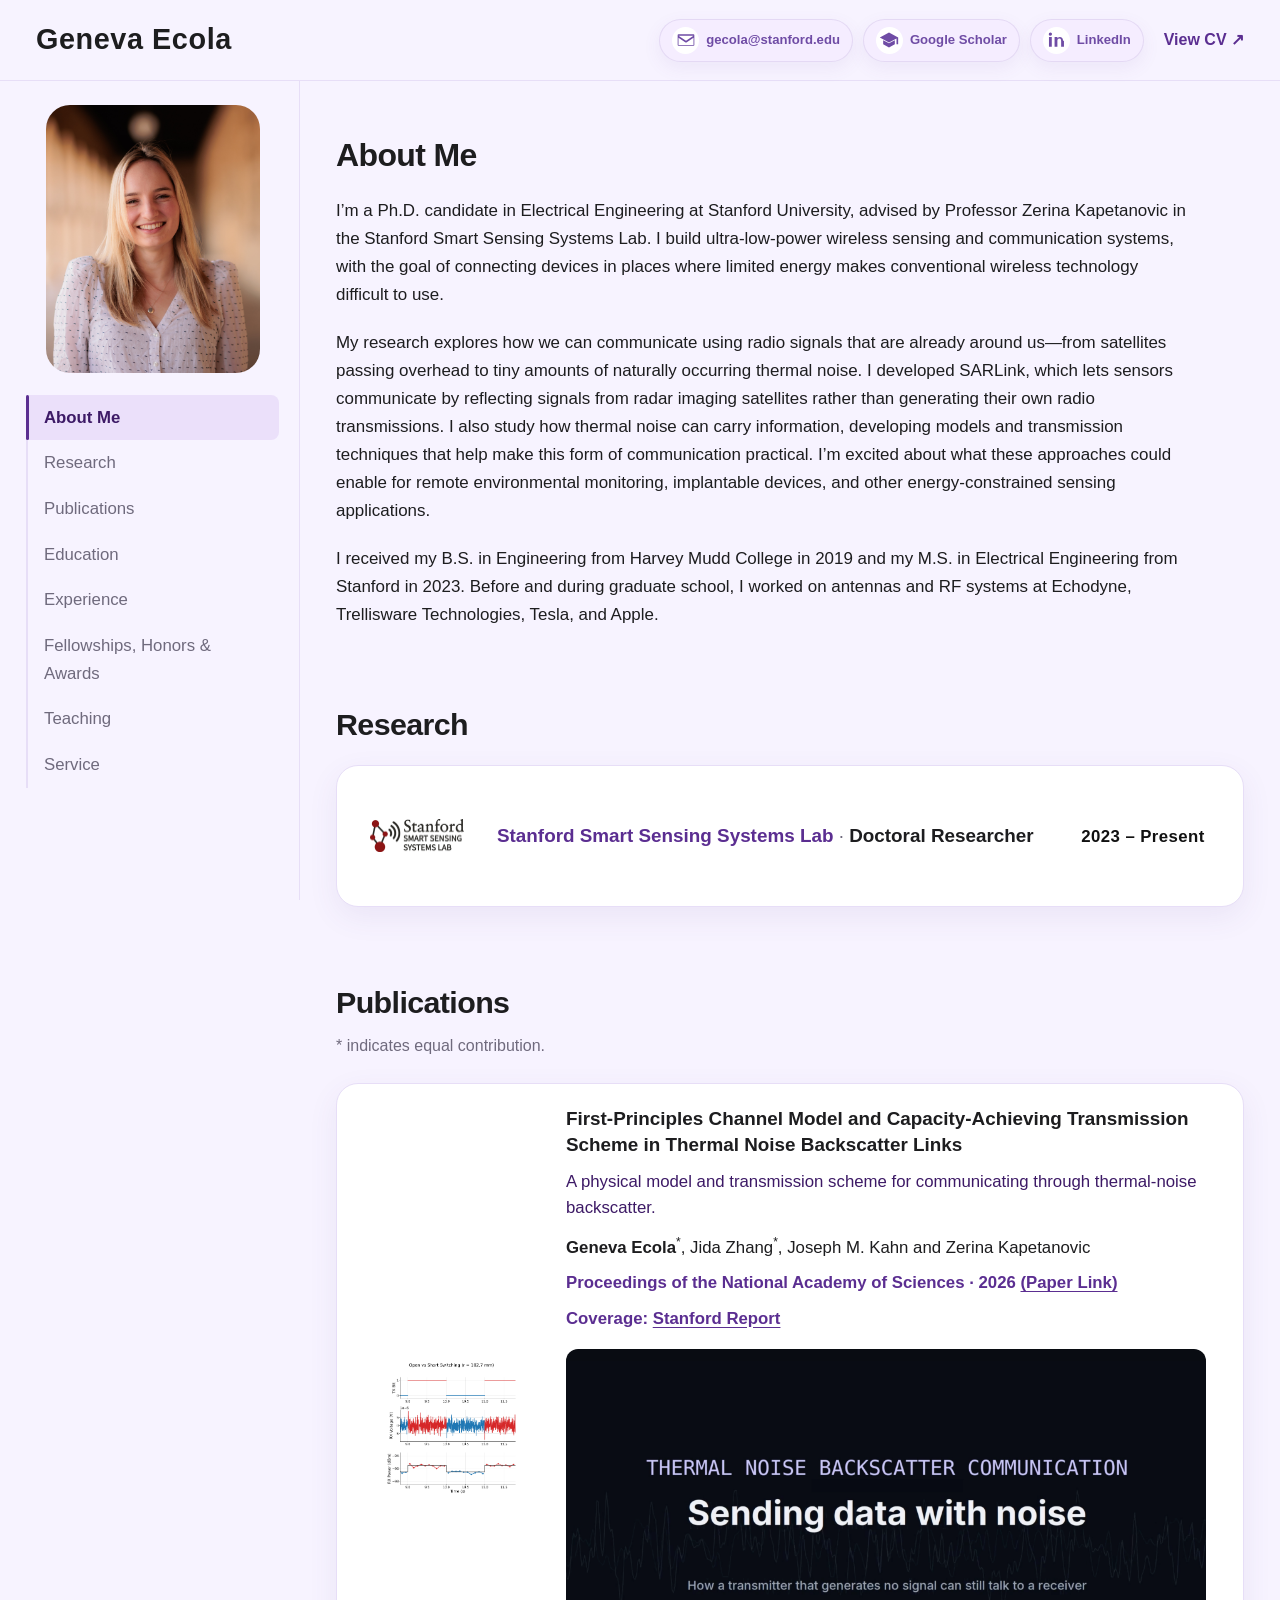
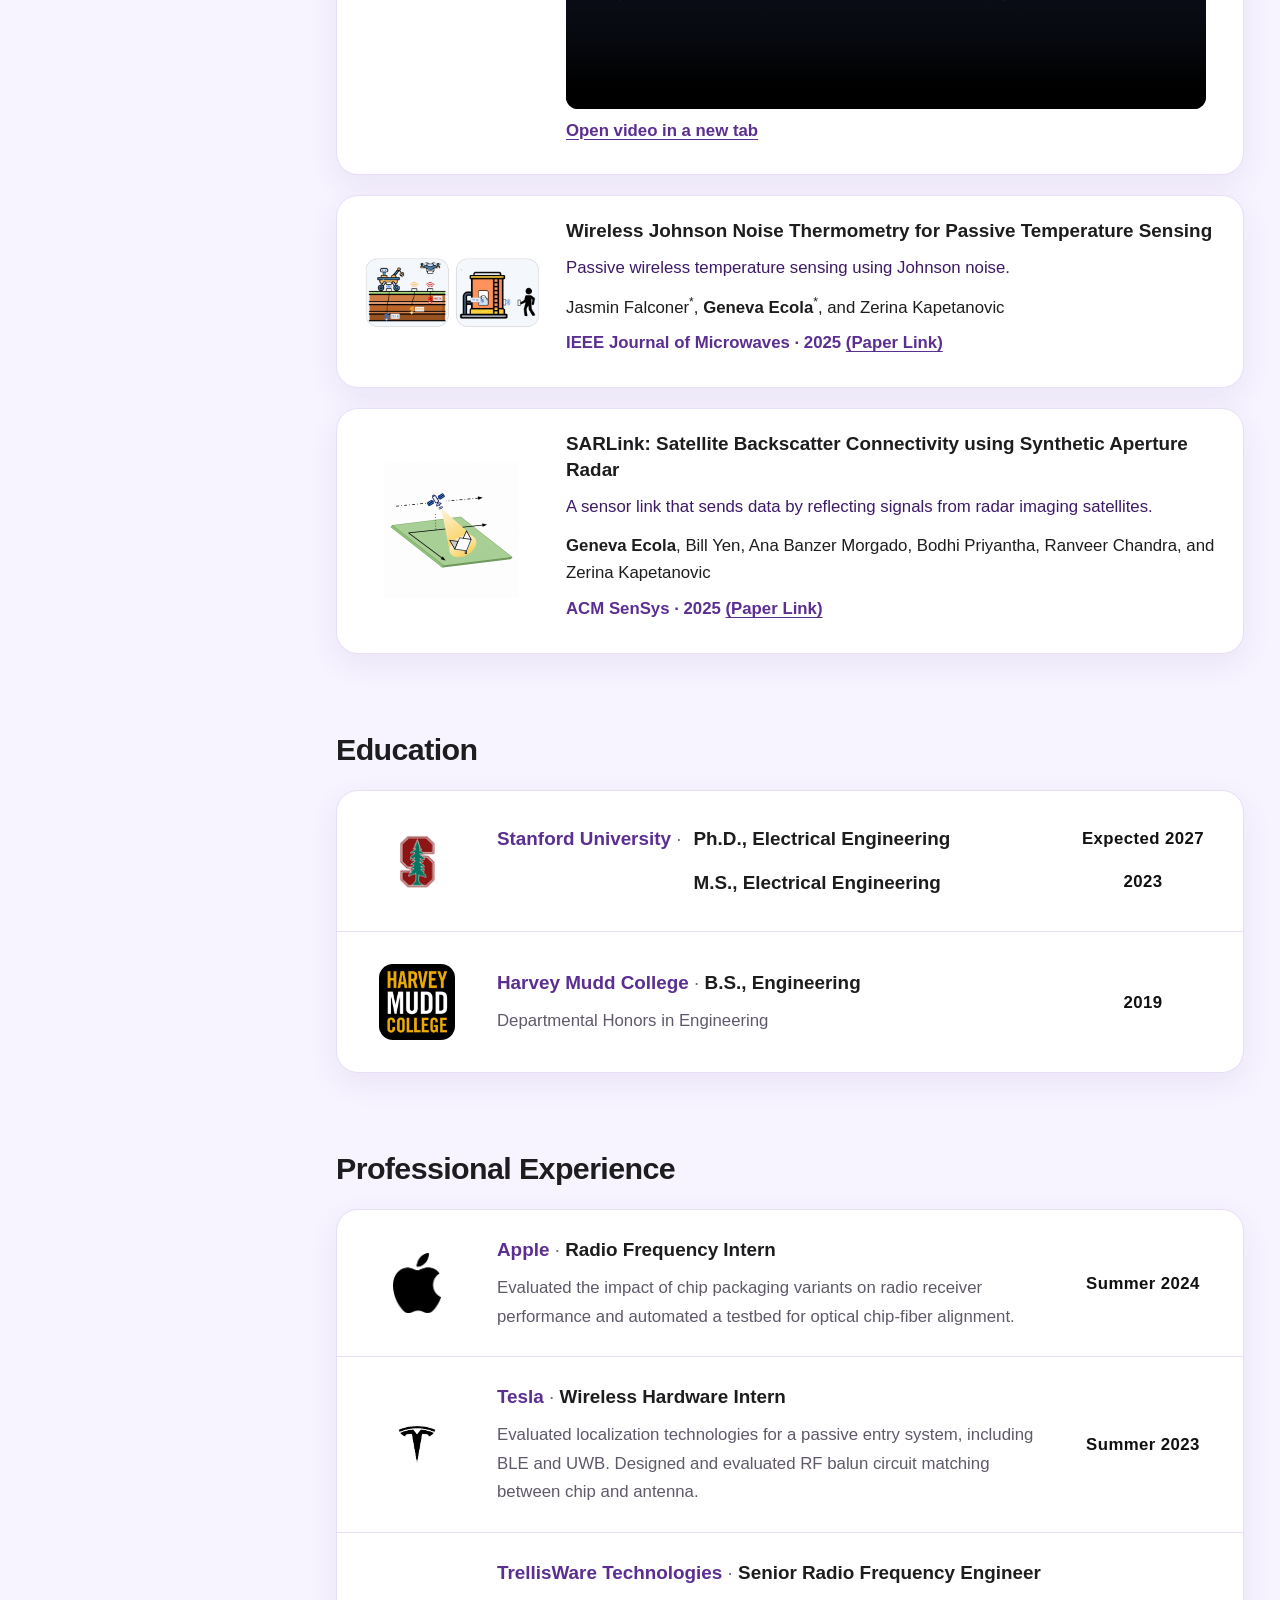
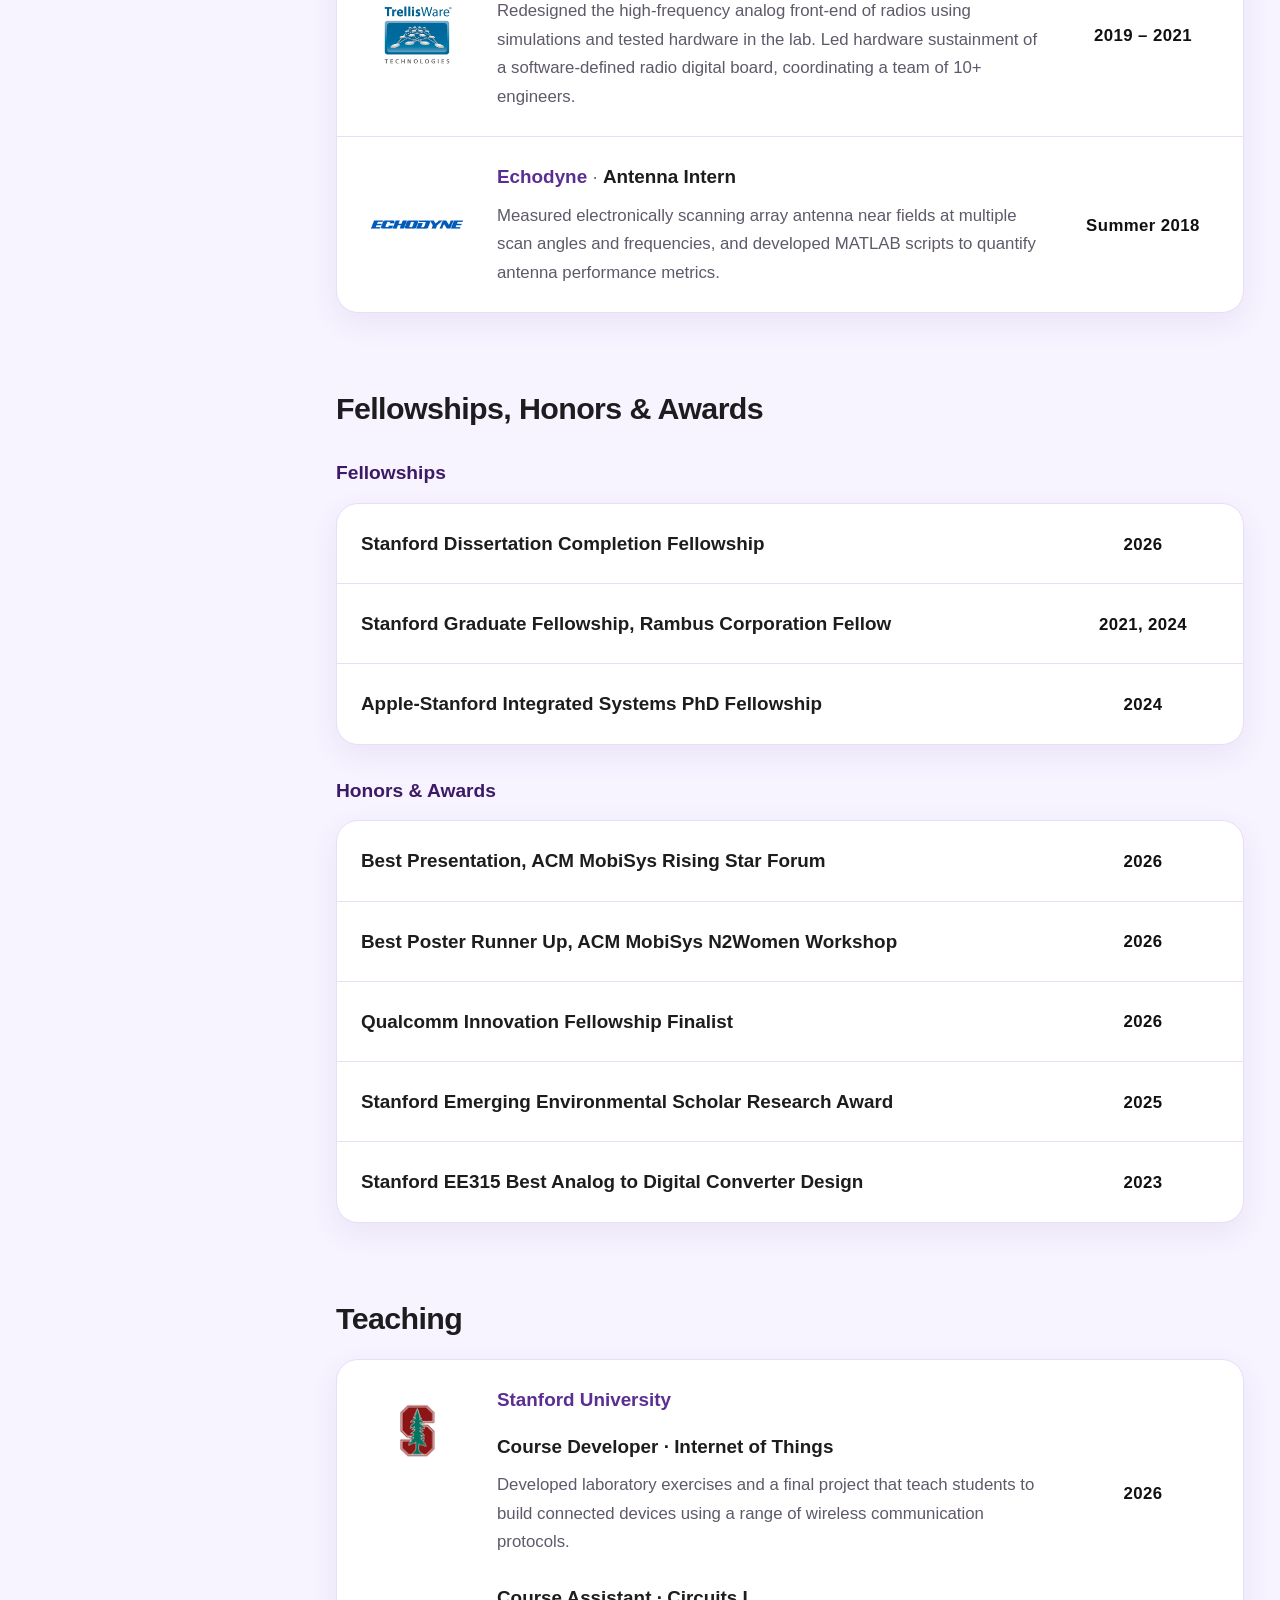
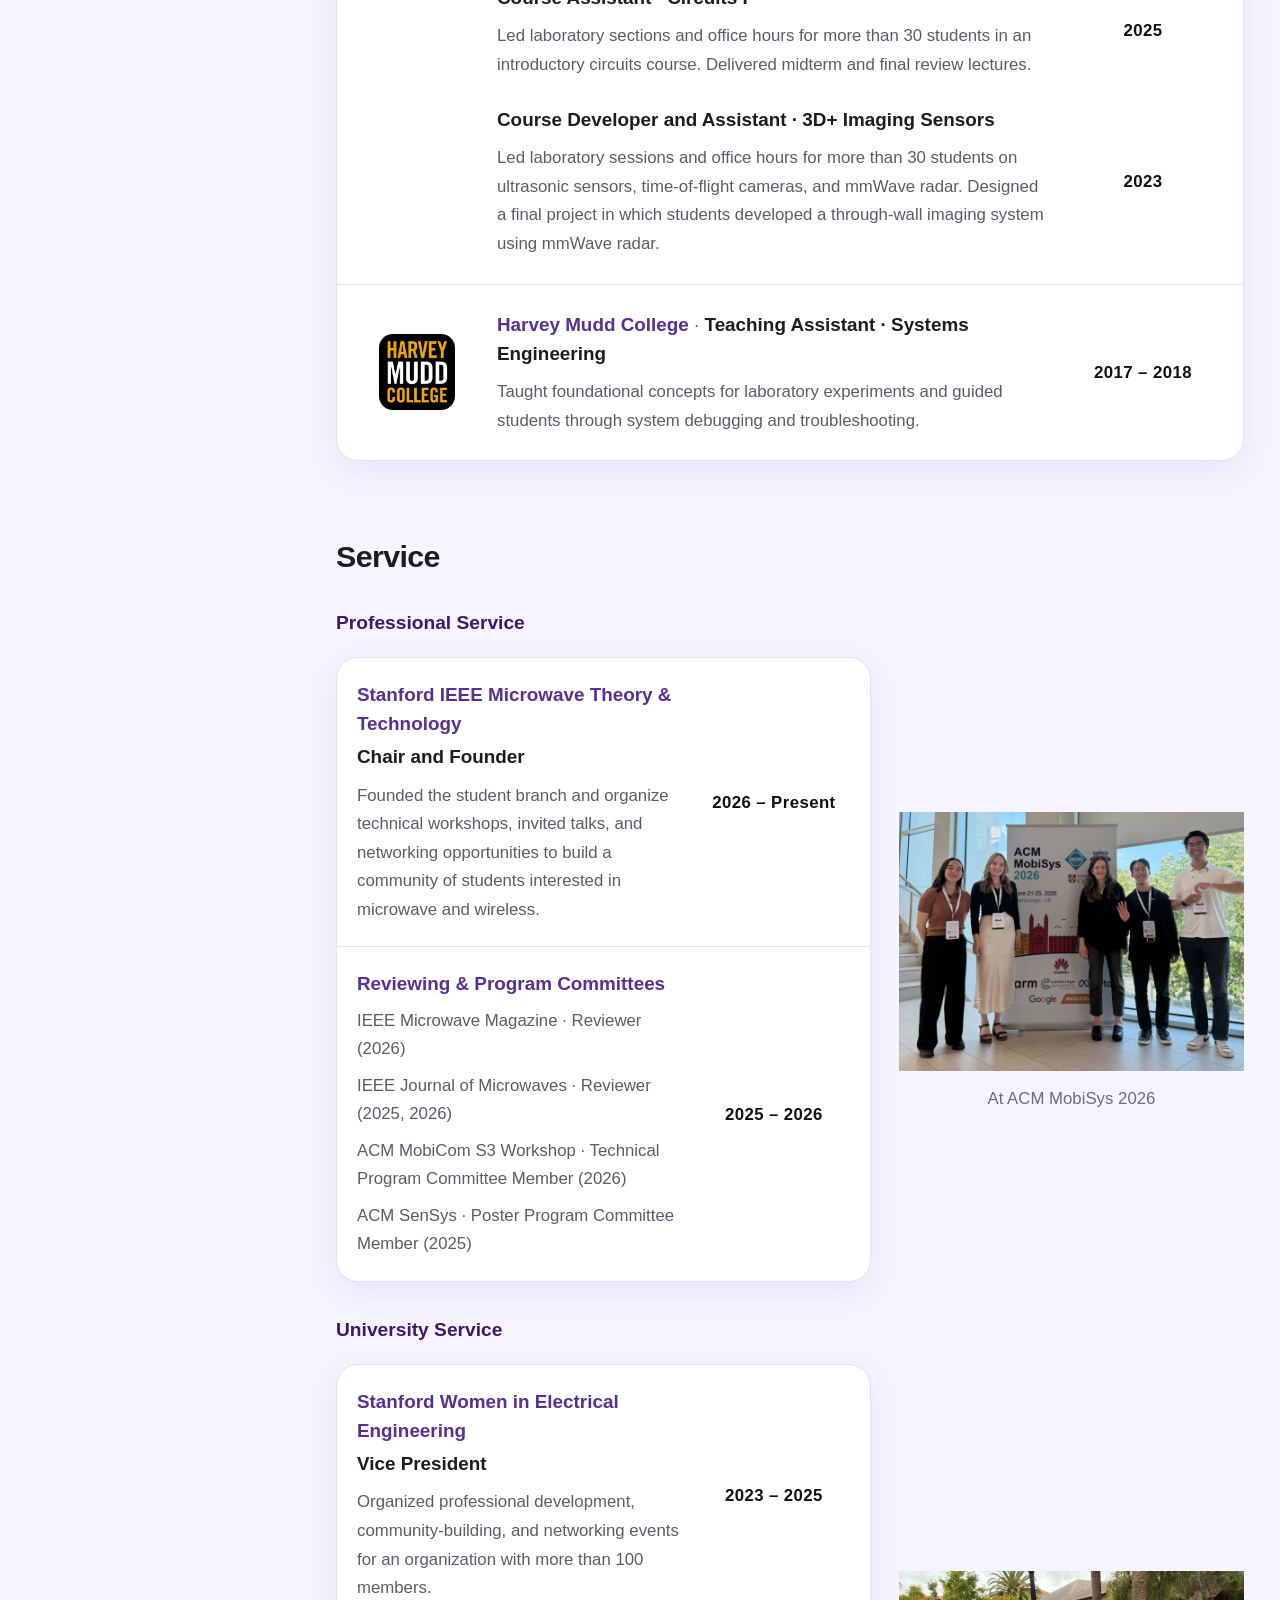
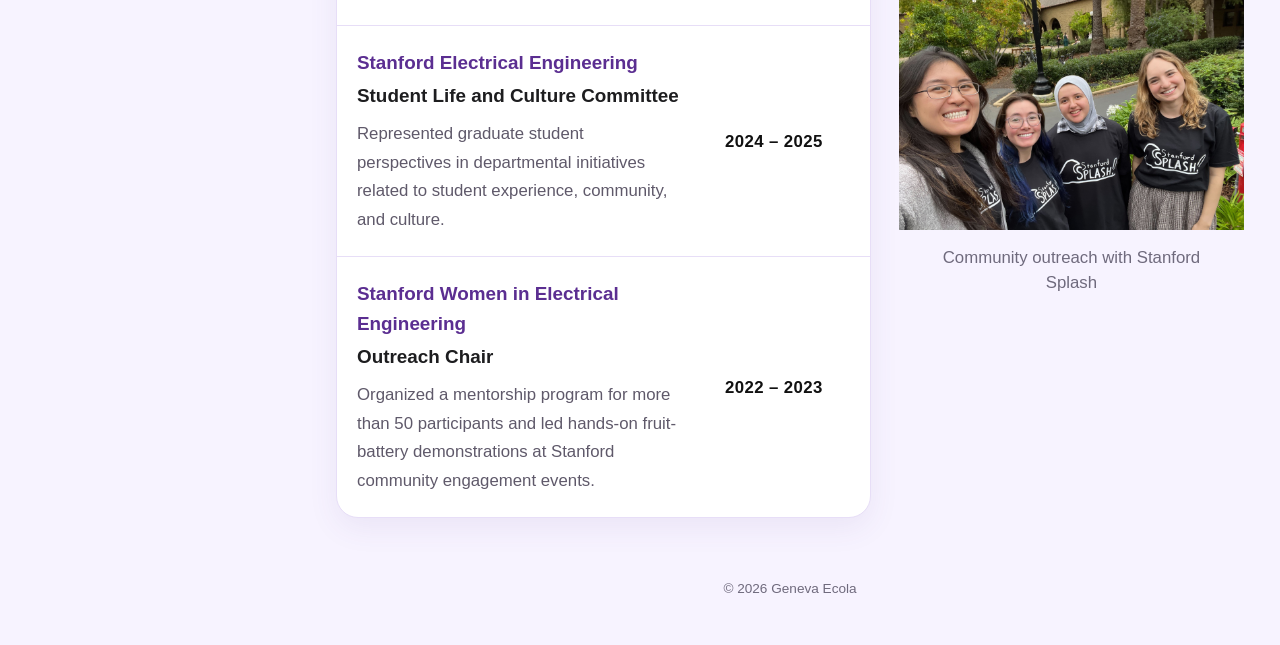
<file: index.html>
<!DOCTYPE html>
<html lang="en">
<head>
  <meta charset="UTF-8">
  <meta name="viewport" content="width=device-width, initial-scale=1.0">
  <title>Geneva Ecola | Electrical Engineering &amp; Wireless Sensing</title>
  <meta name="description" content="Geneva Ecola, Stanford Electrical Engineering PhD candidate researching ultra-low-power wireless communication and smart sensing systems. Research, publications, and CV.">
  <script src="script.js?v=local-assets-fix-1" defer></script>
  <link rel="stylesheet" href="style.css?v=local-assets-fix-1">
  <link rel="icon" type="image/svg+xml" href="favicon.svg?v=chirp-1">
</head>
<body>
<a class="skip-link" href="#main">Skip to content</a>
<header class="site-header"><div class="container nav"><a class="brand" href="#about">Geneva Ecola</a><div class="header-actions"><nav id="contact" class="header-contact" aria-label="Contact links">

      <a class="social-button" href="mailto:gecola@stanford.edu">
        <span class="icon-wrap">
          <!-- email icon -->
          <svg class="social-icon" aria-hidden="true" viewBox="0 0 24 24">
            <path d="M3 5h18a1 1 0 0 1 1 1v12a1 1 0 0 1-1 1H3a1 1 0 0 1-1-1V6a1 1 0 0 1 1-1zm0 2v.01L12 13l9-5.99V7H3zm18 11V9.24l-8.46 5.64a1 1 0 0 1-1.08 0L3 9.24V18h18z"></path>
          </svg>
        </span>
        gecola@stanford.edu
      </a>
      
      <a class="social-button" href="https://scholar.google.com/citations?user=upxh27QAAAAJ&amp;hl=en" target="_blank" rel="noopener noreferrer">
        <span class="icon-wrap">
          <!-- scholar icon -->
          <svg class="social-icon" aria-hidden="true" viewBox="0 0 24 24">
            <path d="M12 3 1 9l11 6 9-4.91V17h2V9L12 3zm0 13L5 12.18V17l7 4 7-4v-4.82L12 16z"></path>
          </svg>
        </span>
        Google Scholar
      </a>

      <a class="social-button" href="https://www.linkedin.com/in/geneva-ecola/" target="_blank" rel="noopener noreferrer">
        <span class="icon-wrap">
          <!-- linkedin icon -->
          <svg class="social-icon" aria-hidden="true" viewBox="0 0 24 24">
            <path d="M6.94 8.5H3.56V20h3.38V8.5zM5.25 3A1.97 1.97 0 1 0 5.3 6.94 1.97 1.97 0 0 0 5.25 3zM20.44 13.01c0-3.06-1.63-4.48-3.8-4.48-1.75 0-2.53.96-2.97 1.63V8.5h-3.38V20h3.38v-6.4c0-1.69.32-3.32 2.41-3.32 2.06 0 2.09 1.93 2.09 3.43V20h3.38v-6.99z"></path>
          </svg>
        </span>
        LinkedIn
      </a>
</nav><a class="header-cv" href="GenevaEcolaCV.pdf" target="_blank" rel="noopener noreferrer">View CV <span aria-hidden="true">↗</span></a></div></div></header>
<aside class="section-sidebar"><div class="sidebar-portrait">
        <img src="images/headshot.jpg" alt="Geneva Ecola" width="600" height="700">
      </div><nav class="section-nav" aria-label="Page sections"><div class="section-links"><a href="#about" class="active" aria-current="location">About Me</a><a href="#research">Research</a><a href="#publications">Publications</a><a href="#education">Education</a><a href="#experience">Experience</a><a href="#awards">Fellowships, Honors &amp; Awards</a><a href="#teaching">Teaching</a><a href="#service">Service</a></div></nav></aside>
<!-- Google tag (gtag.js) -->
<script async src="https://www.googletagmanager.com/gtag/js?id=G-DEY8MKTT2V"></script>
<script>
  window.dataLayer = window.dataLayer || [];
  function gtag(){dataLayer.push(arguments);}
  gtag('js', new Date());
  gtag('config', 'G-DEY8MKTT2V');
</script>

<div class="page-content"><main id="main" tabindex="-1">  <section id="about" class="hero" aria-labelledby="about-title">
  <div class="container">
    <h1 id="about-title">About Me</h1>
    <div class="about-copy">
      <p>I’m a Ph.D. candidate in Electrical Engineering at Stanford University, advised by Professor Zerina Kapetanovic in the Stanford Smart Sensing Systems Lab. I build ultra-low-power wireless sensing and communication systems, with the goal of connecting devices in places where limited energy makes conventional wireless technology difficult to use.</p>
      <p>My research explores how we can communicate using radio signals that are already around us—from satellites passing overhead to tiny amounts of naturally occurring thermal noise. I developed SARLink, which lets sensors communicate by reflecting signals from radar imaging satellites rather than generating their own radio transmissions. I also study how thermal noise can carry information, developing models and transmission techniques that help make this form of communication practical. I’m excited about what these approaches could enable for remote environmental monitoring, implantable devices, and other energy-constrained sensing applications.</p>
      <p>I received my B.S. in Engineering from Harvey Mudd College in 2019 and my M.S. in Electrical Engineering from Stanford in 2023. Before and during graduate school, I worked on antennas and RF systems at Echodyne, Trellisware Technologies, Tesla, and Apple.</p>
    </div>
  </div>
</section>

<section id="research" class="section" aria-labelledby="research-title">
  <div class="container">
    <h2 id="research-title" class="section-title">Research</h2>
    <ul class="cv-list">
      <li class="cv-entry has-mark"><div class="affiliation-mark brand-s4" aria-hidden="true"><span class="mark-fallback">Stanford<br>SMART SENSING<br>SYSTEMS LAB</span><img class="brand-image" alt="" decoding="async" src="images/stanford-s4.png"></div><div class="entry-content"><h3><a class="entry-org" href="https://s4lab.stanford.edu/" target="_blank" rel="noopener noreferrer">Stanford Smart Sensing Systems Lab</a><span class="entry-separator" aria-hidden="true"> · </span><span class="entry-role">Doctoral Researcher</span></h3></div><div class="cv-date">2023 – Present</div></li></ul>
    </div></section>
<section id="publications" class="section" aria-labelledby="publications-title"><div class="container"><h2 id="publications-title" class="section-title">Publications</h2><p class="section-subtitle">* indicates equal contribution.</p><div class="publications-list"><article class="publication-card">
          <div class="publication-image">
            <img loading="lazy" src="images/noise.gif" alt="Thermal Noise">
          </div>
          <div class="publication-content">
            <h3>First-Principles Channel Model and Capacity-Achieving Transmission Scheme in Thermal Noise Backscatter Links</h3>
            <p class="publication-takeaway">A physical model and transmission scheme for communicating through thermal-noise backscatter.</p><p>
              <strong>Geneva Ecola</strong><sup>*</sup>, Jida Zhang<sup>*</sup>, Joseph M. Kahn and Zerina Kapetanovic 
            </p>
            <p class="publication-meta">Proceedings of the National Academy of Sciences · 2026 <a href="https://www.pnas.org/doi/10.1073/pnas.2606732123" target="_blank" rel="noopener noreferrer"><em>(Paper Link)</em></a></p>
          <p class="publication-meta">Coverage: <a href="https://news.stanford.edu/stories/2026/10/thermal-noise-data-no-active-signal" target="_blank" rel="noopener noreferrer">Stanford Report</a></p>
            <video controls playsinline preload="metadata"
                   poster="images/pnas2026-poster.png"
                   width="1920" height="1080"
                   aria-label="Thermal noise backscatter communication demonstration"
                   style="display: block; width: 100%; max-width: 640px; height: auto; aspect-ratio: 16 / 9; object-fit: contain; margin-top: 16px; border-radius: 12px; background: #090c12;">
              <source src="videos/pnas2026.mp4" type="video/mp4">
              Your browser does not support embedded video.
            </video>
            <p class="publication-meta"><a href="videos/pnas2026.mp4" target="_blank" rel="noopener noreferrer">Open video in a new tab</a></p>
          </div>
        </article><article class="publication-card">
          <div class="publication-image">
            <img loading="lazy" src="images/WJNT_image.png" alt="Wireless Johnson Noise Thermometry project image">
          </div>
          <div class="publication-content">
            <h3>Wireless Johnson Noise Thermometry for Passive Temperature Sensing</h3>
            <p class="publication-takeaway">Passive wireless temperature sensing using Johnson noise.</p><p>
              Jasmin Falconer<sup>*</sup>, <strong>Geneva Ecola</strong><sup>*</sup>, and Zerina Kapetanovic 
            </p>
            <p class="publication-meta">IEEE Journal of Microwaves · 2025 <a href="https://ieeexplore.ieee.org/document/11018425" target="_blank" rel="noopener noreferrer"><em>(Paper Link)</em></a></p>
          </div>
        </article><article class="publication-card">
          <div class="publication-image">
            <img loading="lazy" src="images/sarlink.gif" alt="SARLink project image">
          </div>
          <div class="publication-content">
            <h3>SARLink: Satellite Backscatter Connectivity using Synthetic Aperture Radar</h3>
            <p class="publication-takeaway">A sensor link that sends data by reflecting signals from radar imaging satellites.</p><p>
              <strong>Geneva Ecola</strong>, Bill Yen, Ana Banzer Morgado, Bodhi Priyantha, Ranveer Chandra, and Zerina Kapetanovic
            </p>
            <p class="publication-meta">
              ACM SenSys · 2025
              <a href="https://dl.acm.org/doi/10.1145/3715014.3722061" target="_blank" rel="noopener noreferrer"><em>(Paper Link)</em></a>
            </p>
          </div>
        </article></div></div></section>
<section id="education" class="section" aria-labelledby="education-title"><div class="container"><h2 id="education-title" class="section-title">Education</h2><ul class="cv-list"><li class="cv-entry has-mark education-combined"><div class="affiliation-mark brand-stanford" aria-hidden="true"><span class="mark-fallback">Stanford<br>University</span><img class="brand-image" alt="" decoding="async" src="images/stanford.png"></div><div class="entry-content degree-table"><div class="degree-row"><h3><span class="entry-org">Stanford University</span><span class="entry-role">Ph.D., Electrical Engineering</span></h3><div class="cv-date">Expected 2027</div></div><div class="degree-row"><h3><span class="entry-role">M.S., Electrical Engineering</span></h3><div class="cv-date">2023</div></div></div></li><li class="cv-entry has-mark"><div class="affiliation-mark brand-hmc" aria-hidden="true"><span class="mark-fallback">HARVEY MUDD<br>COLLEGE</span><img class="brand-image" alt="" decoding="async" src="images/harvey-mudd.webp"></div><div class="entry-content"><h3><span class="entry-org">Harvey Mudd College</span><span class="entry-separator" aria-hidden="true"> · </span><span class="entry-role">B.S., Engineering</span></h3><p>Departmental Honors in Engineering</p></div><div class="cv-date">2019</div></li></ul></div></section>
<section id="experience" class="section" aria-labelledby="experience-title"><div class="container"><h2 id="experience-title" class="section-title">Professional Experience</h2><ul class="cv-list"><li class="cv-entry has-mark"><div class="affiliation-mark brand-apple" aria-hidden="true"><span class="mark-fallback">Apple</span><img class="brand-image" alt="" decoding="async" src="images/apple.png"></div><div class="entry-content"><h3><span class="entry-org">Apple</span><span class="entry-separator" aria-hidden="true"> · </span><span class="entry-role">Radio Frequency Intern</span></h3><p>Evaluated the impact of chip packaging variants on radio receiver performance and automated a testbed for optical chip-fiber alignment.</p></div><div class="cv-date">Summer 2024</div></li><li class="cv-entry has-mark"><div class="affiliation-mark brand-tesla" aria-hidden="true"><span class="mark-fallback">TESLA</span><img class="brand-image" alt="" decoding="async" src="images/tesla.png"></div><div class="entry-content"><h3><span class="entry-org">Tesla</span><span class="entry-separator" aria-hidden="true"> · </span><span class="entry-role">Wireless Hardware Intern</span></h3><p>Evaluated localization technologies for a passive entry system, including BLE and UWB. Designed and evaluated RF balun circuit matching between chip and antenna.</p></div><div class="cv-date">Summer 2023</div></li><li class="cv-entry has-mark"><div class="affiliation-mark brand-trellisware" aria-hidden="true"><span class="mark-fallback">TrellisWare<br>TECHNOLOGIES</span><img class="brand-image" alt="" decoding="async" src="images/trellisware.jpeg"></div><div class="entry-content"><h3><span class="entry-org">TrellisWare Technologies</span><span class="entry-separator" aria-hidden="true"> · </span><span class="entry-role">Senior Radio Frequency Engineer</span></h3><p>Redesigned the high-frequency analog front-end of radios using simulations and tested hardware in the lab. Led hardware sustainment of a software-defined radio digital board, coordinating a team of 10+ engineers.</p></div><div class="cv-date">2019 – 2021</div></li><li class="cv-entry has-mark"><div class="affiliation-mark brand-echodyne" aria-hidden="true"><span class="mark-fallback">ECHODYNE</span><img class="brand-image" alt="" decoding="async" src="images/echodyne.png"></div><div class="entry-content"><h3><span class="entry-org">Echodyne</span><span class="entry-separator" aria-hidden="true"> · </span><span class="entry-role">Antenna Intern</span></h3><p>Measured electronically scanning array antenna near fields at multiple scan angles and frequencies, and developed MATLAB scripts to quantify antenna performance metrics.</p></div><div class="cv-date">Summer 2018</div></li></ul></div></section>
<section id="awards" class="section" aria-labelledby="awards-title"><div class="container"><h2 id="awards-title" class="section-title">Fellowships, Honors &amp; Awards</h2><h3 class="subsection-title">Fellowships</h3><ul class="cv-list"><li class="cv-entry"><div class="entry-content"><h3>Stanford Dissertation Completion Fellowship</h3></div><div class="cv-date">2026</div></li><li class="cv-entry"><div class="entry-content"><h3>Stanford Graduate Fellowship, Rambus Corporation Fellow</h3></div><div class="cv-date">2021, 2024</div></li><li class="cv-entry"><div class="entry-content"><h3>Apple-Stanford Integrated Systems PhD Fellowship</h3></div><div class="cv-date">2024</div></li></ul><h3 class="subsection-title">Honors &amp; Awards</h3><ul class="cv-list"><li class="cv-entry"><div class="entry-content"><h3>Best Presentation, ACM MobiSys Rising Star Forum</h3></div><div class="cv-date">2026</div></li><li class="cv-entry"><div class="entry-content"><h3>Best Poster Runner Up, ACM MobiSys N2Women Workshop</h3></div><div class="cv-date">2026</div></li><li class="cv-entry"><div class="entry-content"><h3>Qualcomm Innovation Fellowship Finalist</h3></div><div class="cv-date">2026</div></li><li class="cv-entry"><div class="entry-content"><h3>Stanford Emerging Environmental Scholar Research Award</h3></div><div class="cv-date">2025</div></li><li class="cv-entry"><div class="entry-content"><h3>Stanford EE315 Best Analog to Digital Converter Design</h3></div><div class="cv-date">2023</div></li></ul></div></section>


<section id="teaching" class="section" aria-labelledby="teaching-title"><div class="container"><h2 id="teaching-title" class="section-title">Teaching</h2><ul class="cv-list"><li class="cv-entry has-mark teaching-group"><div class="affiliation-mark brand-stanford" aria-hidden="true"><span class="mark-fallback">Stanford<br>University</span><img class="brand-image" alt="" decoding="async" src="images/stanford.png"></div><div class="entry-content"><h3><a class="entry-org" href="https://www.stanford.edu/" target="_blank" rel="noopener noreferrer">Stanford University</a></h3><ul class="teaching-roles"><li class="teaching-role"><div class="teaching-role-content"><h4>Course Developer · Internet of Things</h4><p>Developed laboratory exercises and a final project that teach students to build connected devices using a range of wireless communication protocols.</p></div><div class="cv-date">2026</div></li><li class="teaching-role"><div class="teaching-role-content"><h4>Course Assistant · Circuits I</h4><p>Led laboratory sections and office hours for more than 30 students in an introductory circuits course. Delivered midterm and final review lectures.</p></div><div class="cv-date">2025</div></li><li class="teaching-role"><div class="teaching-role-content"><h4>Course Developer and Assistant · 3D+ Imaging Sensors</h4><p>Led laboratory sessions and office hours for more than 30 students on ultrasonic sensors, time-of-flight cameras, and mmWave radar. Designed a final project in which students developed a through-wall imaging system using mmWave radar.</p></div><div class="cv-date">2023</div></li></ul></div></li><li class="cv-entry has-mark"><div class="affiliation-mark brand-hmc" aria-hidden="true"><span class="mark-fallback">HARVEY MUDD<br>COLLEGE</span><img class="brand-image" alt="" decoding="async" src="images/harvey-mudd.webp"></div><div class="entry-content"><h3><a class="entry-org" href="https://www.hmc.edu/" target="_blank" rel="noopener noreferrer">Harvey Mudd College</a><span class="entry-separator" aria-hidden="true"> · </span><span class="entry-role">Teaching Assistant · Systems Engineering</span></h3><p>Taught foundational concepts for laboratory experiments and guided students through system debugging and troubleshooting.</p></div><div class="cv-date">2017 – 2018</div></li></ul></div></section>
<section id="service" class="section" aria-labelledby="service-title"><div class="container"><h2 id="service-title" class="section-title">Service</h2><div class="service-block" role="group" aria-labelledby="professional-service-title"><div class="service-copy"><h3 class="subsection-title" id="professional-service-title">Professional Service</h3><ul class="cv-list"><li class="cv-entry"><div class="entry-content"><h3><span class="entry-org">Stanford IEEE Microwave Theory &amp; Technology</span></h3><p class="service-role">Chair and Founder</p><p>Founded the student branch and organize technical workshops, invited talks, and networking opportunities to build a community of students interested in microwave and wireless.</p></div><div class="cv-date">2026 – Present</div></li><li class="cv-entry"><div class="entry-content"><h3><span class="entry-org">Reviewing &amp; Program Committees</span></h3><p class="reviewer-journal">IEEE Microwave Magazine · Reviewer (2026)</p><p class="reviewer-journal">IEEE Journal of Microwaves · Reviewer (2025, 2026)</p><p class="reviewer-journal">ACM MobiCom S3 Workshop · Technical Program Committee Member (2026)</p><p class="reviewer-journal">ACM SenSys · Poster Program Committee Member (2025)</p></div><div class="cv-date">2025 – 2026</div></li></ul></div><figure class="service-photo mobisys-photo"><a href="images/mobisys-2026-group.png" target="_blank" rel="noopener noreferrer" aria-label="View full group photo at ACM MobiSys 2026"><img src="images/mobisys-2026-group.png" loading="lazy" decoding="async" width="1536" height="2048" alt="Geneva Ecola with fellow attendees beside the ACM MobiSys 2026 banner."></a><figcaption>At ACM MobiSys 2026</figcaption></figure></div><div class="service-block" role="group" aria-labelledby="university-service-title"><div class="service-copy"><h3 class="subsection-title" id="university-service-title">University Service</h3><ul class="cv-list"><li class="cv-entry"><div class="entry-content"><h3><span class="entry-org">Stanford Women in Electrical Engineering</span></h3><p class="service-role">Vice President</p><p>Organized professional development, community-building, and networking events for an organization with more than 100 members.</p></div><div class="cv-date">2023 – 2025</div></li><li class="cv-entry"><div class="entry-content"><h3><span class="entry-org">Stanford Electrical Engineering</span></h3><p class="service-role">Student Life and Culture Committee</p><p>Represented graduate student perspectives in departmental initiatives related to student experience, community, and culture.</p></div><div class="cv-date">2024 – 2025</div></li><li class="cv-entry"><div class="entry-content"><h3><span class="entry-org">Stanford Women in Electrical Engineering</span></h3><p class="service-role">Outreach Chair</p><p>Organized a mentorship program for more than 50 participants and led hands-on fruit-battery demonstrations at Stanford community engagement events.</p></div><div class="cv-date">2022 – 2023</div></li></ul></div><figure class="service-photo"><a href="images/stanford-splash.jpg" target="_blank" rel="noopener noreferrer" aria-label="View full photo: Community outreach with Stanford Splash"><img src="images/stanford-splash.jpg" loading="lazy" decoding="async" width="2048" height="1536" alt="Four Stanford Splash volunteers together on the Stanford campus."></a><figcaption>Community outreach with Stanford Splash</figcaption></figure></div></div></section>
  


</main><footer class="site-footer"><div class="container">© 2026 Geneva Ecola</div></footer></div>
</body></html>
</file>
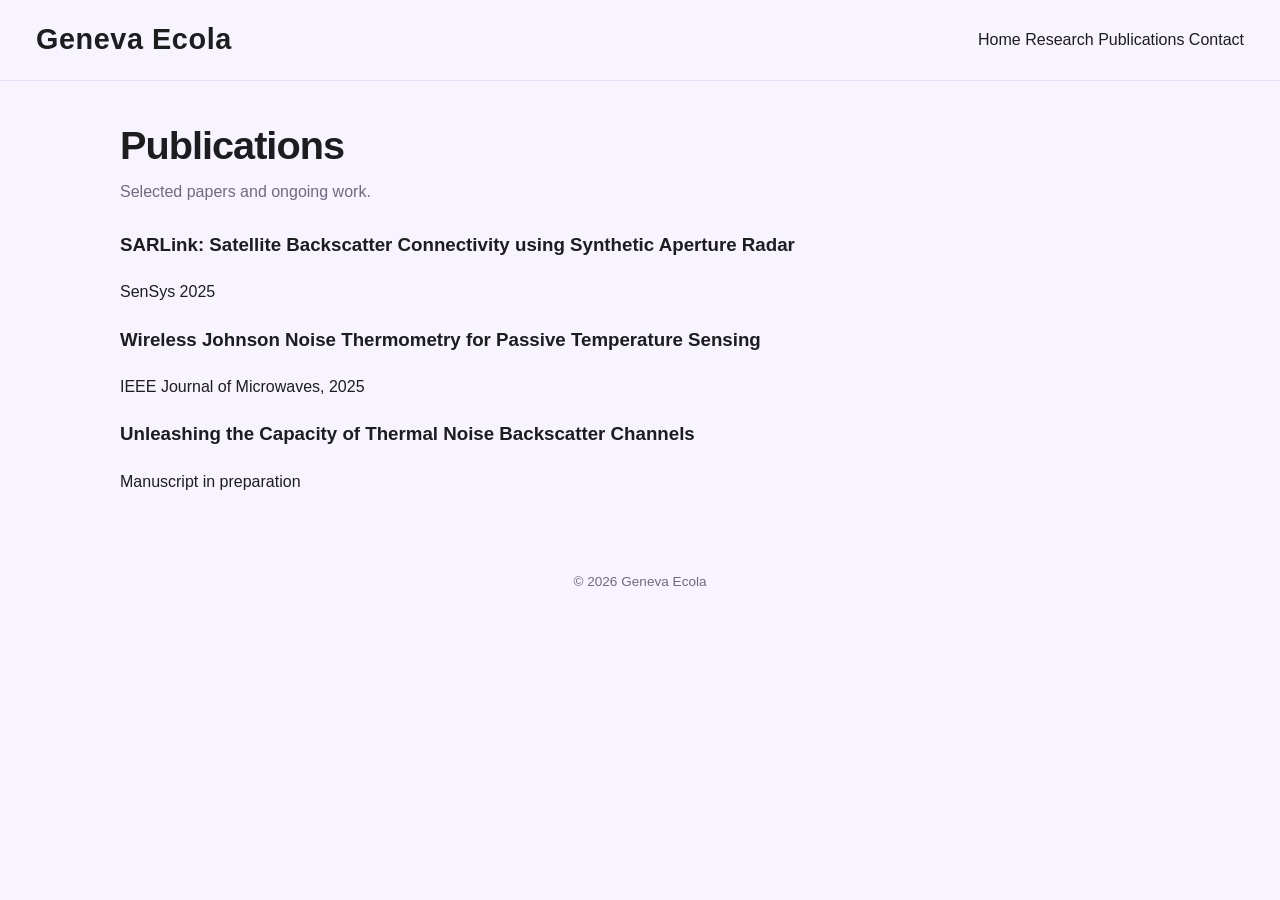
<file: publication.html>
<!DOCTYPE html>
<html lang="en">
<head>
  <meta charset="UTF-8" />
  <meta name="viewport" content="width=device-width, initial-scale=1.0" />
  <title>Publications | Geneva Ecola</title>
  <link rel="stylesheet" href="style.css">
</head>
<body>
  <header class="site-header">
    <div class="container nav">
      <div class="brand">Geneva Ecola</div>
      <nav class="nav-links">
        <a href="index.html">Home</a>
        <a href="research.html">Research</a>
        <a class="active" href="publications.html">Publications</a>
        <a href="contact.html">Contact</a>
      </nav>
    </div>
  </header>

  <main class="section">
    <div class="container">
      <h1>Publications</h1>
      <p class="section-subtitle">
        Selected papers and ongoing work.
      </p>

      <div class="list">
        <div class="list-item">
          <h3>SARLink: Satellite Backscatter Connectivity using Synthetic Aperture Radar</h3>
          <p>SenSys 2025</p>
        </div>

        <div class="list-item">
          <h3>Wireless Johnson Noise Thermometry for Passive Temperature Sensing</h3>
          <p>IEEE Journal of Microwaves, 2025</p>
        </div>

        <div class="list-item">
          <h3>Unleashing the Capacity of Thermal Noise Backscatter Channels</h3>
          <p>Manuscript in preparation</p>
        </div>
      </div>
    </div>
  </main>

  <footer class="site-footer">
    <div class="container">© 2026 Geneva Ecola</div>
  </footer>
</body>
</html>
</file>
<file: style.css>
:root{--bg:#f7f3ff;--surface:#fff;--text:#1d1d1f;--muted:#6f6a7d;--accent:#5b2e91;--accent-dark:#3d1a66;--line:#e7def7;--shadow:0 10px 30px rgba(88,60,140,.08);--header-height:80px;--topbar-height:80px;--sidebar-width:300px;--max-width:1040px}
*{box-sizing:border-box}html{scroll-behavior:smooth;scroll-padding-top:calc(var(--header-height) + 24px)}body{margin:0;font-family:Arial,sans-serif;background:var(--bg);color:var(--text);line-height:1.65}a{color:inherit;text-decoration:none}a:focus-visible{outline:3px solid var(--accent);outline-offset:5px;border-radius:3px}.container{width:min(var(--max-width),calc(100% - 72px));margin:0 auto}.site-header{position:sticky;top:0;z-index:20;background:rgba(247,243,255,.96);backdrop-filter:blur(10px);border-bottom:1px solid var(--line)}.nav{display:flex;align-items:center;justify-content:space-between;gap:24px;min-height:80px;width:calc(100% - 72px);max-width:none}.brand{font-size:1.8rem;font-weight:700;line-height:1.1;letter-spacing:.02em}.header-cv{white-space:nowrap}.header-actions{display:flex;align-items:center;justify-content:center;gap:20px}.header-contact{display:flex;align-items:center;justify-content:center;gap:10px}.header-contact .social-button{width:auto;padding:7px 12px;font-size:.82rem;gap:7px}.header-contact .icon-wrap{width:27px;height:27px}.header-cv,.text-link{color:var(--accent);font-weight:600}.header-cv:hover,.text-link:hover{text-decoration:underline}.section-sidebar{position:fixed;top:var(--topbar-height);bottom:0;left:0;width:var(--sidebar-width);padding:24px 20px 24px 26px;display:flex;flex-direction:column;gap:22px;border-right:1px solid var(--line);overflow:hidden}.section-nav{min-height:0;overflow-y:auto;scrollbar-width:thin}.nav-label{margin:0 0 16px 13px;font-size:.78rem;letter-spacing:.14em;text-transform:uppercase;color:var(--muted);font-weight:700}.section-links{display:flex;flex-direction:column;border-left:2px solid var(--line)}.section-links a{position:relative;padding:9px 11px 9px 16px;font-size:1.05rem;color:var(--muted);border-radius:0 8px 8px 0;transition:background .15s,color .15s}.section-links a:hover{color:var(--accent-dark);background:#eee5fa}.section-links a.active{color:var(--accent-dark);font-weight:700;background:#ebe0fa}.section-links a.active:before{content:"";position:absolute;left:-2px;top:0;bottom:0;width:3px;border-radius:2px;background:var(--accent)}.page-content{margin-left:var(--sidebar-width)}.hero{padding:54px 0 48px}.hero-grid{display:block}h1{font-size:clamp(2rem,3.1vw,3rem);line-height:1.12;margin:14px 0 22px;letter-spacing:-.025em}.lead{font-size:1.04rem;color:var(--muted);max-width:650px}.sidebar-portrait{flex-shrink:0;margin:0 auto;width:100%;max-width:214px;border-radius:24px;overflow:hidden;border:1px solid var(--line);box-shadow:var(--shadow)}.sidebar-portrait img{display:block;width:100%;height:auto;aspect-ratio:4/5;object-fit:cover}.cv-link{font-size:.9rem}.cv-link span{display:inline-block}.section{padding:28px 0 48px}.section-title{font-size:1.9rem;letter-spacing:-.02em;line-height:1.25;margin:0 0 22px}.section-subtitle{color:var(--muted);margin:-10px 0 24px}.subsection-title{font-size:1.05rem;color:var(--accent-dark);margin:30px 0 14px}.cv-list{list-style:none;padding:0;margin:0;background:var(--surface);border:1px solid var(--line);border-radius:22px;box-shadow:var(--shadow);overflow:hidden}.cv-entry{display:grid;grid-template-columns:135px minmax(0,1fr);gap:18px;padding:20px 24px}.cv-entry+.cv-entry{border-top:1px solid var(--line)}.cv-date{font-size:1.08rem;color:var(--accent);font-weight:700;line-height:1.45;text-align:center;align-self:center;overflow-wrap:break-word}.cv-entry h3{font-size:1rem;line-height:1.5;margin:0;font-weight:600}.cv-entry p{font-size:.93rem;margin:6px 0 0;color:var(--muted)}.cv-entry .entry-org{color:var(--accent);font-weight:500;margin:3px 0}.card-grid{display:grid;grid-template-columns:repeat(3,minmax(0,1fr));gap:16px}.card{background:var(--surface);border:1px solid var(--line);border-radius:24px;padding:22px;box-shadow:var(--shadow)}.card h4{margin:0 0 10px;font-size:1.05rem;line-height:1.4}.card p{color:var(--muted);font-size:.94rem;margin:0}.publications-list{display:flex;flex-direction:column;gap:20px}.publication-card{display:flex;gap:22px;align-items:center;background:white;border:1px solid var(--line);border-radius:22px;padding:22px;box-shadow:var(--shadow)}.publication-image{flex:0 0 185px}.publication-image img{width:185px;height:135px;object-fit:contain;border-radius:12px;display:block}.publication-content{min-width:0;flex:1}.publication-content h3{margin:0 0 10px;font-size:1.07rem;line-height:1.4}.publication-content p{font-size:.91rem;margin:8px 0}.publication-meta{font-weight:600;color:var(--accent)}.publication-meta a{display:inline-block;text-decoration:underline;text-underline-offset:3px}.publication-meta em{font-style:normal}.social-button{display:inline-flex;align-items:center;gap:10px;padding:12px 16px;border-radius:999px;font-weight:600;font-size:.9rem;color:#6f4ca5;background:#f5edff;border:1px solid rgba(111,76,165,.12);box-shadow:0 6px 18px rgba(111,76,165,.08);transition:transform .18s,background .18s}.social-button:hover{transform:translateY(-2px);background:#efe2ff}.icon-wrap{width:32px;height:32px;border-radius:50%;background:white;display:inline-flex;align-items:center;justify-content:center;flex-shrink:0}.social-icon{width:20px;height:20px;fill:currentColor}.site-footer{padding:12px 0 44px;color:var(--muted);text-align:center;font-size:.85rem}.skip-link{position:fixed;left:12px;top:-100px;background:var(--accent);color:white;padding:12px;z-index:100}.skip-link:focus{top:12px}sup{font-size:.72em}
@media(min-width:1550px){.section-sidebar{width:calc((100vw - 1300px)/2 + 300px);padding-left:max(30px,calc((100vw - 1300px)/2 + 30px))}.page-content{margin-left:calc((100vw - 1300px)/2 + 300px);margin-right:calc((100vw - 1300px)/2)}}
@media(max-width:1100px){.nav{width:calc(100% - 36px);gap:16px}.brand{font-size:1.55rem}.header-actions{gap:12px}.header-contact{gap:6px}:root{--sidebar-width:260px}.section-sidebar{padding-left:20px;padding-right:12px}.container{width:calc(100% - 48px)}.card-grid{grid-template-columns:1fr}.publication-image{flex-basis:140px}.publication-image img{width:140px;height:120px}.cv-entry{grid-template-columns:110px minmax(0,1fr);gap:12px;padding:18px}}
@media(max-width:760px){:root{--header-height:210px;--topbar-height:136px}.site-header .nav{min-height:68px;width:calc(100% - 28px);padding:14px 0;flex-wrap:wrap;justify-content:center;gap:12px}.header-actions{flex-wrap:wrap;gap:10px}.header-contact{gap:6px;flex-wrap:wrap}.header-contact .social-button{padding:6px 9px;font-size:.73rem;gap:5px}.header-contact .icon-wrap{width:23px;height:23px}.header-contact .social-icon{width:16px;height:16px}.brand{font-size:1.45rem}.header-cv{font-size:.9rem}.section-sidebar{position:sticky;top:var(--topbar-height);bottom:auto;width:100%;padding:8px 0 8px 14px;flex-direction:row;align-items:center;gap:10px;border-right:0;border-bottom:1px solid var(--line);background:rgba(247,243,255,.98);z-index:19;overflow:hidden}.sidebar-portrait{width:60px;max-width:none;margin:0;border-radius:12px}.sidebar-portrait img{aspect-ratio:1;object-position:center 35%}.section-nav{flex:1;min-width:0;overflow:hidden}.nav-label{display:none}.section-links{border-left:0;flex-direction:row;overflow-x:auto;padding:6px 14px 6px 0;gap:6px;scrollbar-width:thin}.section-links a{white-space:nowrap;padding:7px 12px;border-radius:999px;font-size:.92rem;flex-shrink:0}.section-links a.active:before{display:none}.page-content{margin:0}.container{width:calc(100% - 36px)}.hero{padding:32px 0}h1{font-size:2.1rem;max-width:570px}.lead{font-size:1rem}.section{padding:24px 0 32px}.section-title{font-size:1.65rem}.cv-entry{grid-template-columns:1fr;gap:8px;padding:18px}.cv-date{font-size:1.15rem}.publication-card{gap:18px;padding:18px}.publication-image{flex-basis:115px}.publication-image img{width:115px;height:105px}.social-button{font-size:.86rem}}
@media(max-width:480px){.publication-card{flex-direction:column;align-items:stretch}.publication-image{flex-basis:auto}.publication-image img{width:100%;height:160px}.social-button{width:min(100%,320px);justify-content:center}}
@media(prefers-reduced-motion:reduce){html{scroll-behavior:auto}*,*:before,*:after{transition:none!important}}
@media print{.site-header,.section-sidebar,.skip-link{display:none}.page-content{margin:0}.container{width:100%}.cv-list,.card,.publication-card{box-shadow:none}.cv-entry,.publication-card{break-inside:avoid}.hero{padding:0}.section{padding:20px 0}body{background:white;font-size:10pt}a{color:inherit}}

/* Plain introduction with the same scale as other academic sections. */
#about-title{font-size:2rem;line-height:1.25;letter-spacing:-.02em;margin:0 0 22px}.about-copy{max-width:850px;font-size:1.06rem;color:var(--text)}.about-copy p{margin:0 0 20px}.about-copy p:last-child{margin-bottom:0}
@media(max-width:760px){#about-title{font-size:1.75rem}.about-copy{font-size:1rem}}

/* Affiliation and title share a heading; dates sit on the right. */
.cv-entry{display:grid;grid-template-columns:minmax(0,1fr) max-content;align-items:start;column-gap:24px;row-gap:16px;padding:25px 24px}
.cv-entry.has-mark{grid-template-columns:112px minmax(0,1fr) max-content;align-items:center}
.entry-content{min-width:0}
.cv-entry h3{font-size:1.18rem;font-weight:600;line-height:1.55;margin:0}
.cv-entry h3 .entry-org{display:inline;color:var(--accent);font-weight:700;margin:0}
.cv-entry h3 a.entry-org:hover{text-decoration:underline;text-underline-offset:4px}
.cv-entry h3 .entry-role{display:inline;font:inherit;color:var(--text)}
.entry-separator{color:var(--muted);font-weight:400}
.cv-entry p{font-size:1.05rem;line-height:1.7;margin:10px 0 0;color:#5f596a}
.cv-entry>.cv-date{font-size:1.05rem;line-height:1.55;text-align:right;align-self:start;font-weight:700;padding-top:2px;color:#111;overflow-wrap:normal;white-space:nowrap;letter-spacing:.025em;font-variant-numeric:tabular-nums}
.cv-entry.has-mark>.cv-date{align-self:center}
.degree-dates{display:flex;flex-direction:column;gap:10px}
.degree-dates span{display:block}
.affiliation-mark{position:relative;width:112px;height:90px;display:flex;align-items:center;justify-content:center;background:#fff;border:1px solid var(--line);border-radius:12px;overflow:hidden}
.mark-fallback{text-align:center;font-size:1rem;line-height:1.25;font-weight:700;padding:7px;color:#343434}
.brand-stanford .mark-fallback{color:#8c1515;font-family:Georgia,serif;font-size:1.25rem;font-weight:400}
.brand-hmc .mark-fallback{color:#333;font-size:.9rem;border-bottom:4px solid #eaaa00}
.brand-s4 .mark-fallback{color:#8c1515;font-size:.85rem}
.brand-tesla .mark-fallback{color:#c82026;letter-spacing:.1em;font-size:1.15rem}
.brand-trellisware .mark-fallback{color:#214e7a;font-size:.9rem}
.brand-echodyne .mark-fallback{color:#006ca9;font-size:.9rem}
.brand-apple .mark-fallback{font-size:1.35rem;color:#111}
.brand-image{position:absolute;inset:0;width:100%;height:100%;object-fit:contain;padding:9px;background:#fff;opacity:0}
.brand-apple .brand-image,.brand-tesla .brand-image{padding:15px}
.affiliation-mark.is-loaded .brand-image{opacity:1}
.affiliation-mark.is-loaded .mark-fallback{visibility:hidden}
.subsection-title{font-size:1.2rem}
.card p,.publication-content p{font-size:1.05rem}
.publication-content h3{font-size:1.18rem}
.service-block{display:block;margin-top:32px}
.service-copy>.subsection-title{margin:0 0 18px}
.service-photo{width:min(100%,680px);margin:28px auto 0;background:var(--surface);border:1px solid var(--line);border-radius:20px;overflow:hidden;box-shadow:var(--shadow)}
.service-photo a{display:block}
.service-photo a:focus-visible{outline-offset:-4px}
.service-photo img{display:block;width:100%;height:auto;aspect-ratio:4/3;object-fit:contain;object-position:center}
.service-photo figcaption{padding:15px 20px;font-size:1.05rem;line-height:1.5;text-align:center;color:var(--muted);border-top:1px solid var(--line)}
@media (min-width:761px) and (max-width:1100px){
 .cv-entry{grid-template-columns:minmax(0,1fr) max-content;gap:18px;padding:22px 20px}
 .cv-entry.has-mark{grid-template-columns:100px minmax(0,1fr) max-content}
 .affiliation-mark{width:100px;height:84px}
}
@media (max-width:760px){
 .cv-entry{grid-template-columns:minmax(0,1fr) max-content;gap:14px;padding:20px 18px}
 .cv-entry.has-mark{grid-template-columns:100px minmax(0,1fr);align-items:center}
 .cv-entry.has-mark>.affiliation-mark{grid-column:1;grid-row:1}
 .cv-entry.has-mark>.cv-date{grid-column:2;grid-row:1}
 .cv-entry.has-mark>.entry-content{grid-column:1 / -1;grid-row:2}
 .affiliation-mark{width:100px;height:78px}
 .cv-entry h3{font-size:1.15rem}
 .cv-entry>.cv-date{font-size:1.05rem}
 .service-photo{margin:24px auto 0}
}
@media (max-width:480px){
 .cv-entry:not(.has-mark){grid-template-columns:1fr}
 .cv-entry.has-mark{grid-template-columns:80px minmax(0,1fr)}
 .cv-entry.has-mark>.affiliation-mark{width:80px}
 .cv-entry>.degree-dates{white-space:normal;max-width:100%;letter-spacing:0}
 .degree-dates span{line-height:1.6}
 .cv-entry:not(.has-mark)>.cv-date{grid-column:1;grid-row:1;justify-self:end}
 .cv-entry:not(.has-mark)>.entry-content{grid-column:1;grid-row:2}
}
@media print{
 .service-photo{width:65%;margin:16px auto;break-inside:avoid}
 .affiliation-mark{box-shadow:none}
}

/* Shared columns align both Stanford degrees and their dates. */
#education .cv-entry+.cv-entry{border-top:1px solid var(--line)}
.cv-entry.education-combined{grid-template-columns:112px minmax(0,1fr)}
.degree-table{display:grid;grid-template-columns:max-content minmax(0,1fr) max-content;column-gap:12px;row-gap:14px}
.degree-row{display:grid;grid-template-columns:subgrid;grid-column:1 / -1;align-items:baseline}
.degree-row h3{display:contents}
.degree-row .entry-org{grid-column:1;white-space:nowrap}
.degree-row .entry-org::after{content:" ·";color:var(--muted);font-weight:400}
.degree-row .entry-role{grid-column:2;font-size:1.18rem;font-weight:600;line-height:1.55}
.degree-row>.cv-date{grid-column:3;font-size:1.05rem;font-weight:700;color:#111;white-space:nowrap;text-align:right;line-height:1.55;letter-spacing:.025em;font-variant-numeric:tabular-nums}
@media (min-width:761px) and (max-width:1100px){
 .cv-entry.education-combined{grid-template-columns:100px minmax(0,1fr)}
}
@media (max-width:760px){
 .cv-entry.education-combined{grid-template-columns:100px minmax(0,1fr)}
 .degree-table{grid-template-columns:minmax(0,1fr) max-content;gap:16px 14px}
 .degree-row .entry-org{grid-column:1 / -1;margin-bottom:6px}
 .degree-row .entry-org::after{content:""}
 .degree-row .entry-role{grid-column:1;font-size:1.15rem}
 .degree-row>.cv-date{grid-column:2}
}
@media (max-width:480px){
 .cv-entry.education-combined{grid-template-columns:80px minmax(0,1fr)}
 .degree-table{column-gap:10px}
}

/* Center service photos beside the complete list, below its heading. */
@media screen and (min-width:1101px){
 .service-block{display:grid;grid-template-columns:minmax(0,1.55fr) minmax(0,1fr);grid-template-rows:auto auto;gap:0 28px;align-items:start}
 .service-copy{display:contents}
 .service-copy>.subsection-title{grid-column:1;grid-row:1}
 .service-copy>.cv-list{grid-column:1;grid-row:2;min-width:0}
 .service-block>.service-photo{grid-column:2;grid-row:2;align-self:center;justify-self:center;width:100%;margin:0}
 .service-copy .cv-entry{column-gap:18px;padding:22px 20px}
}

/* Give service roles a consistent line beneath the organization. */
#service .cv-entry .service-role{font-size:1.18rem;font-weight:600;line-height:1.5;color:var(--text);margin:5px 0 0}
@media (max-width:760px){
 #service .cv-entry .service-role{font-size:1.15rem}
 .service-photo{width:100%;max-width:680px}
}

/* Let logos and photos stand on their own without surrounding cards. */
.affiliation-mark{background:transparent;border:0;border-radius:0;box-shadow:none;overflow:visible}
.brand-image{background:transparent}
.brand-hmc .mark-fallback{border:0}
.brand-hmc .brand-image{width:76px;height:76px;left:50%;top:50%;right:auto;bottom:auto;transform:translate(-50%,-50%);padding:0;border-radius:14px}
.service-photo{background:transparent;border:0;border-radius:0;box-shadow:none;overflow:visible}
.service-photo figcaption{border-top:0}
.sidebar-portrait{border:0;box-shadow:none}
#service .cv-entry .reviewer-journal{margin:8px 0 0}

/* One Stanford identity, with individual teaching roles and dates. */
.cv-entry.teaching-group{grid-template-columns:112px minmax(0,1fr);align-items:start}
.teaching-group>.affiliation-mark{align-self:start}
.teaching-roles{list-style:none;margin:18px 0 0;padding:0}
.teaching-role{display:grid;grid-template-columns:minmax(0,1fr) max-content;gap:20px;align-items:baseline}
.teaching-role+.teaching-role{margin-top:26px}
.teaching-role-content{min-width:0}
.teaching-role h4{font-size:1.18rem;line-height:1.55;font-weight:600;margin:0}
.teaching-role>.cv-date{font-size:1.05rem;font-weight:700;color:#111;text-align:right;align-self:baseline;white-space:nowrap;line-height:1.55;letter-spacing:.025em;font-variant-numeric:tabular-nums}
@media (min-width:761px) and (max-width:1100px){
 .cv-entry.teaching-group{grid-template-columns:100px minmax(0,1fr)}
}
@media (max-width:760px){
 .cv-entry.teaching-group{grid-template-columns:100px minmax(0,1fr)}
 .teaching-role{gap:14px}
 .teaching-role h4{font-size:1.15rem}
}
@media (max-width:480px){
 .cv-entry.teaching-group{grid-template-columns:80px minmax(0,1fr)}
}

/* Give every date in a section the same centered column. */
.section{--date-column:9.5rem}
.cv-entry{grid-template-columns:minmax(0,1fr) var(--date-column)}
.cv-entry.has-mark{grid-template-columns:112px minmax(0,1fr) var(--date-column)}
.cv-entry>.cv-date,.degree-row>.cv-date,.teaching-role>.cv-date{width:var(--date-column);text-align:center;justify-self:center;align-self:center}
.degree-table{grid-template-columns:max-content minmax(0,1fr) var(--date-column)}
.teaching-role{grid-template-columns:minmax(0,1fr) var(--date-column)}
.cv-entry.education-combined,.cv-entry.teaching-group{grid-template-columns:112px minmax(0,1fr)}
@media (min-width:761px) and (max-width:1100px){
 .cv-entry.has-mark{grid-template-columns:100px minmax(0,1fr) var(--date-column)}
 .cv-entry.education-combined,.cv-entry.teaching-group{grid-template-columns:100px minmax(0,1fr)}
}
@media (max-width:760px){
 .section{--date-column:9rem}
 .cv-entry.has-mark{grid-template-columns:100px minmax(0,1fr)}
 .cv-entry.has-mark>.cv-date{justify-self:end}
 .degree-table{grid-template-columns:minmax(0,1fr) var(--date-column)}
}
@media (max-width:480px){
 .cv-entry:not(.has-mark){grid-template-columns:1fr}
 .cv-entry:not(.has-mark)>.cv-date{justify-self:end}
 .cv-entry.has-mark,.cv-entry.education-combined,.cv-entry.teaching-group{grid-template-columns:80px minmax(0,1fr)}
}

/* Crop empty wall above the MobiSys group; keep the original linked. */
.service-photo.mobisys-photo img{aspect-ratio:4/3;object-fit:cover;object-position:50% 78%}


.publication-content .publication-takeaway{color:var(--accent-dark);font-size:1.05rem;line-height:1.55;margin:0 0 12px}

/* Local images are visible immediately; missing files show their text label. */
.affiliation-mark .brand-image{opacity:1}
.affiliation-mark .mark-fallback{display:none}
.affiliation-mark.is-missing .brand-image{display:none}
.affiliation-mark.is-missing .mark-fallback{display:block;visibility:visible}
/* Keep degree columns within the available tablet content width. */
@media (min-width:761px) and (max-width:1100px){
 .degree-table{grid-template-columns:minmax(0,1fr) var(--date-column)}
 .degree-row .entry-org{grid-column:1 / -1;margin-bottom:6px}
 .degree-row .entry-org::after{content:""}
 .degree-row .entry-role{grid-column:1}
 .degree-row>.cv-date{grid-column:2}
}
</file>
